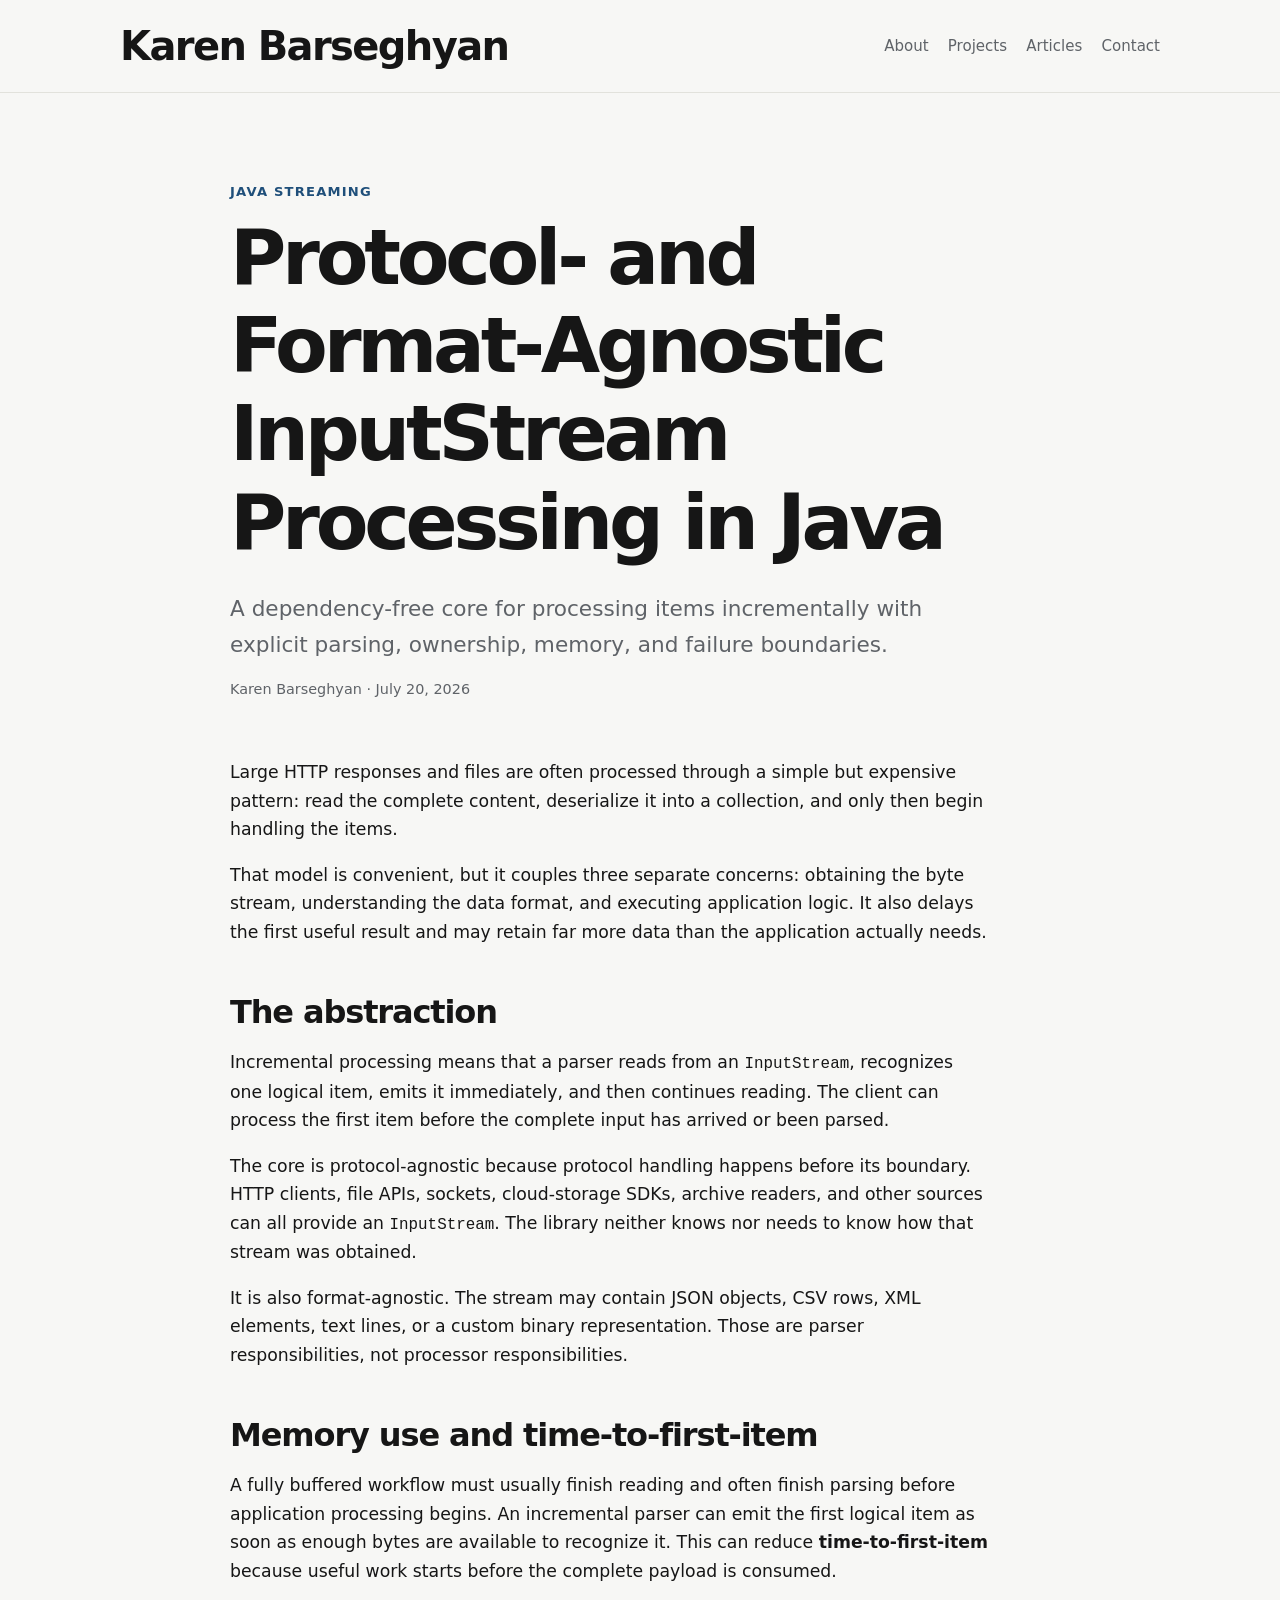
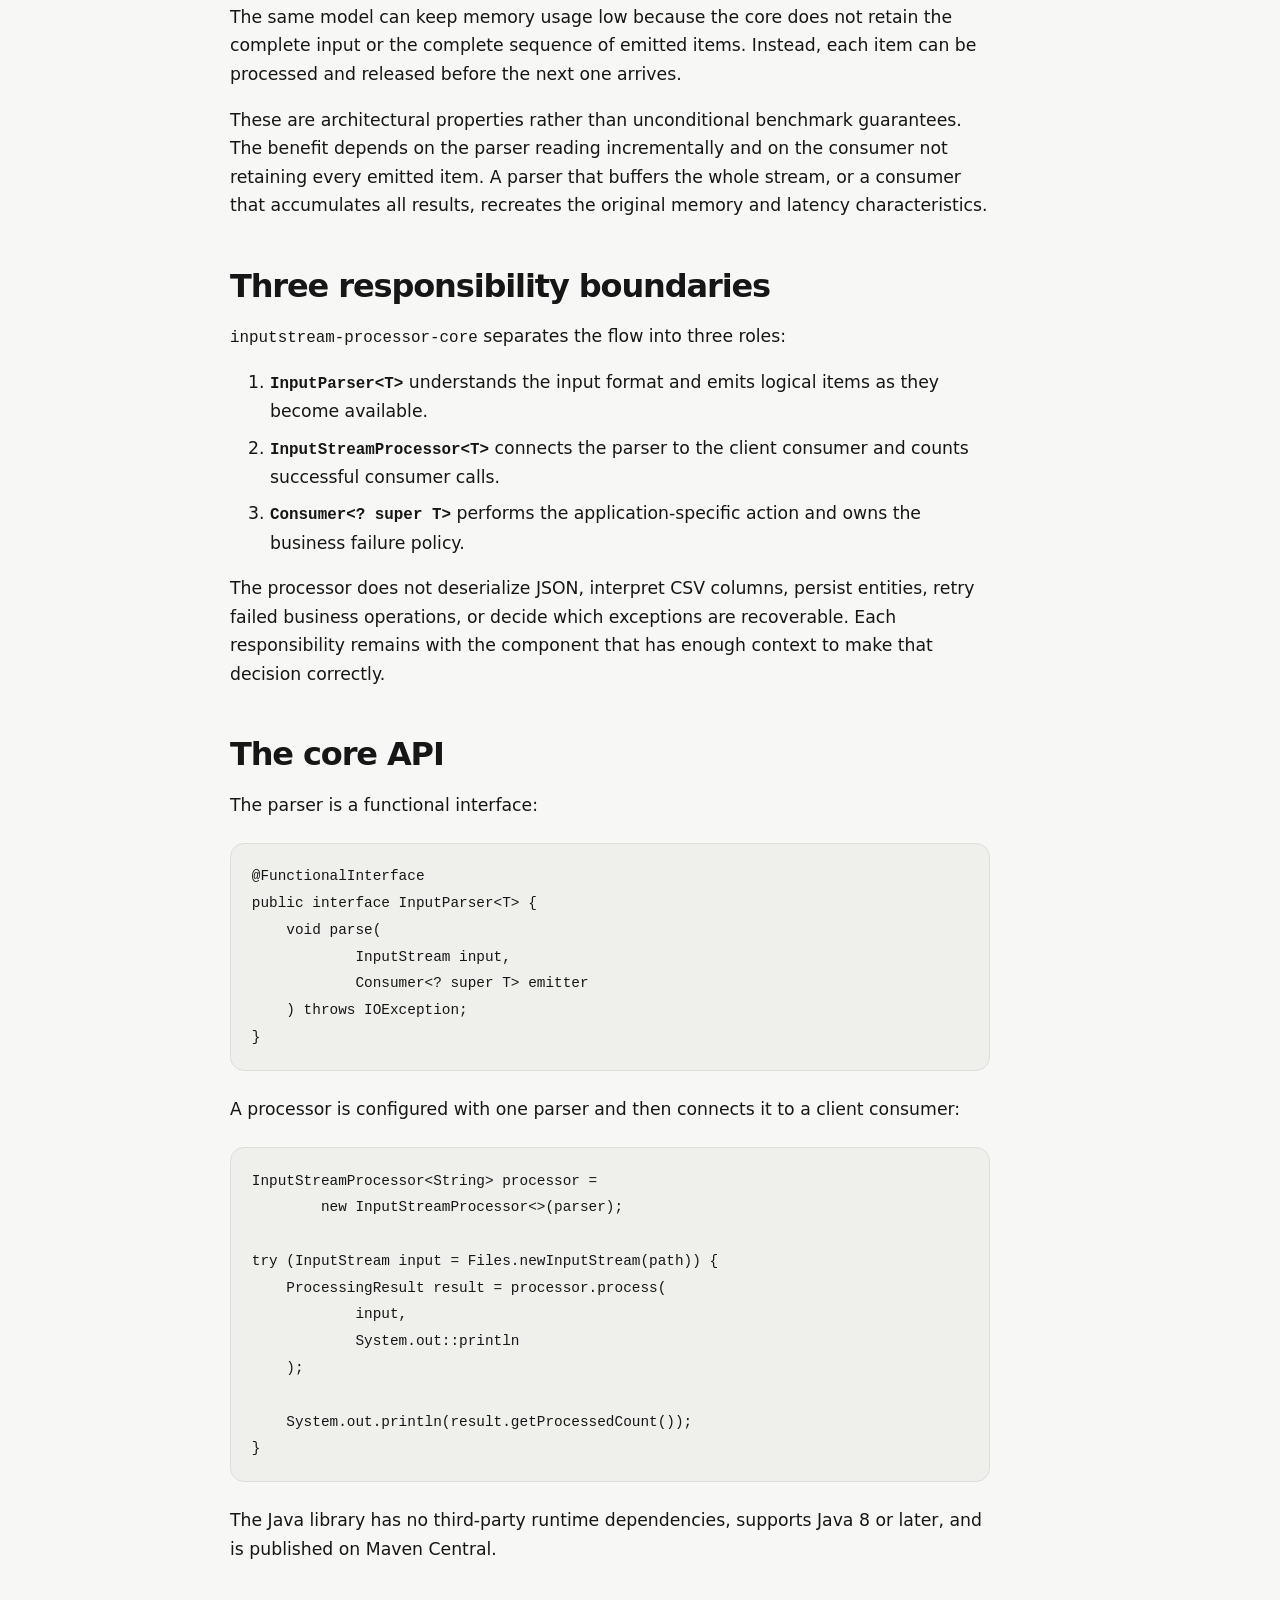
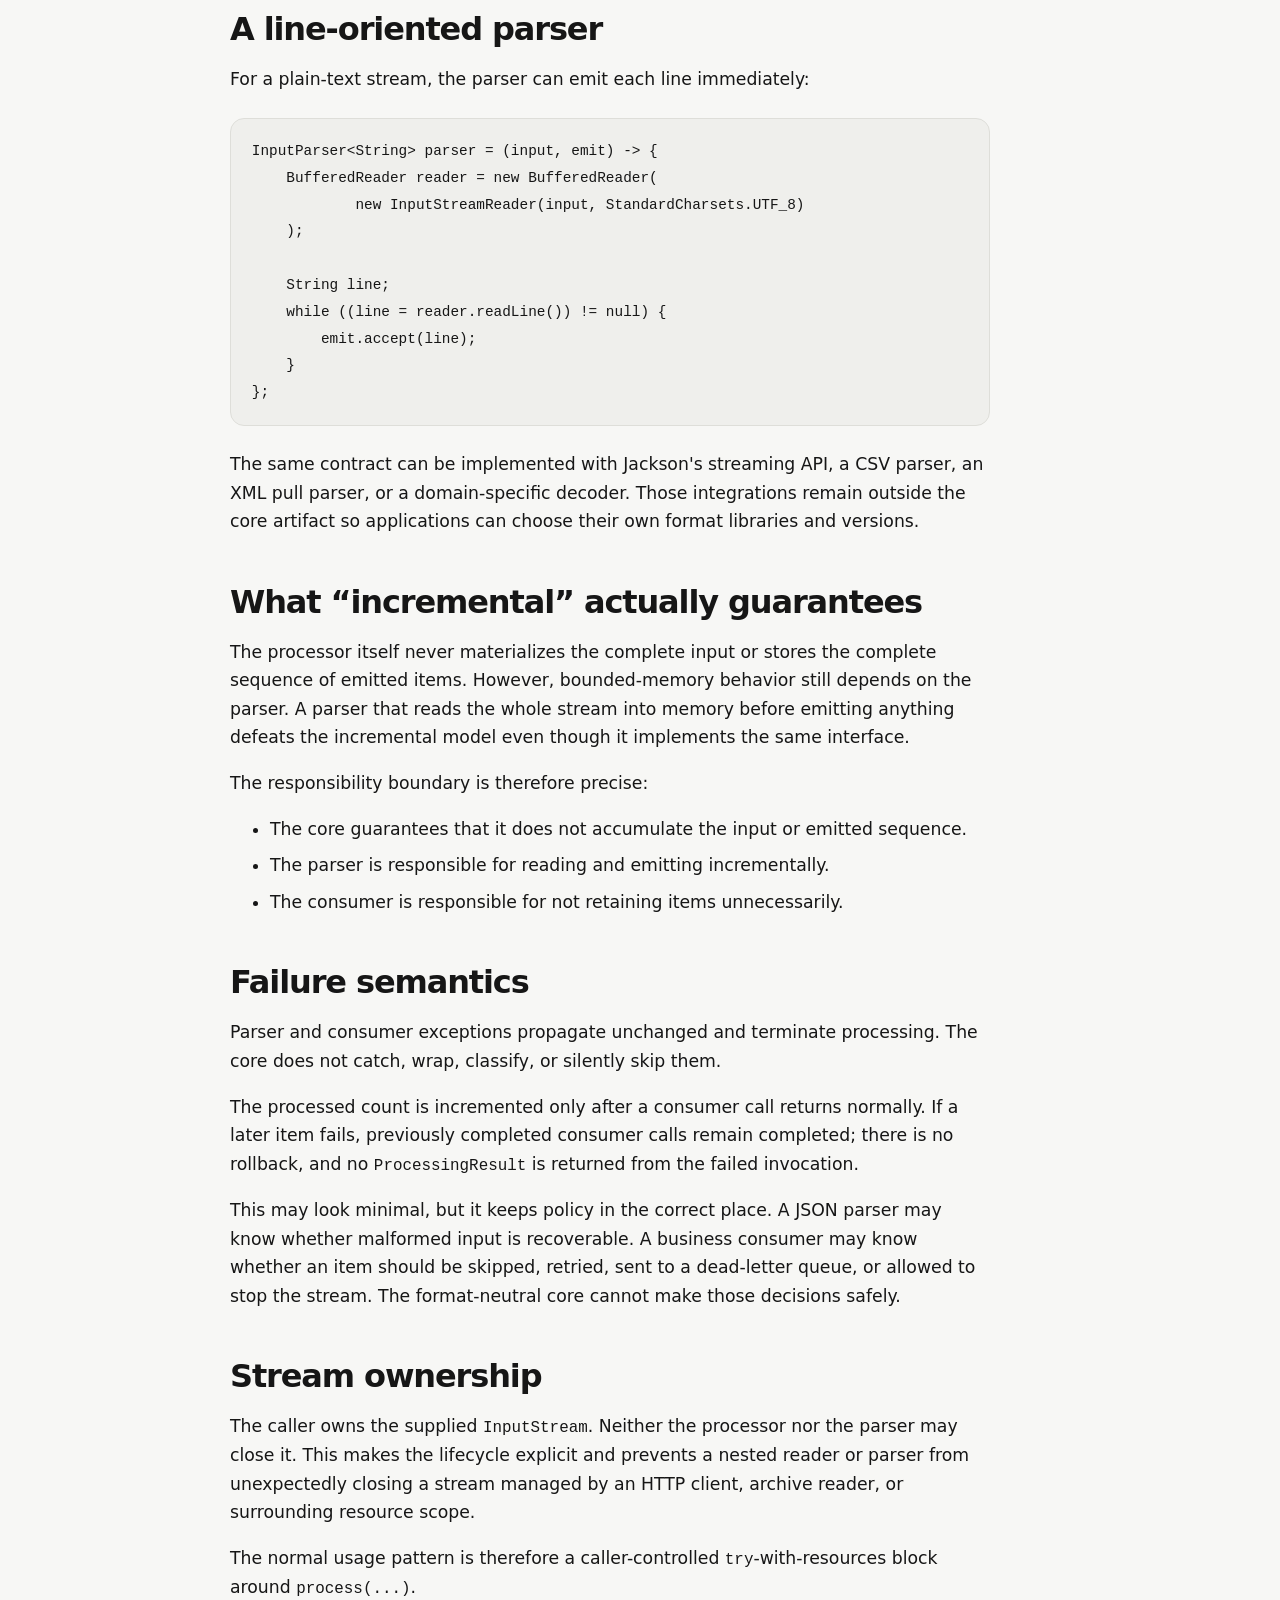
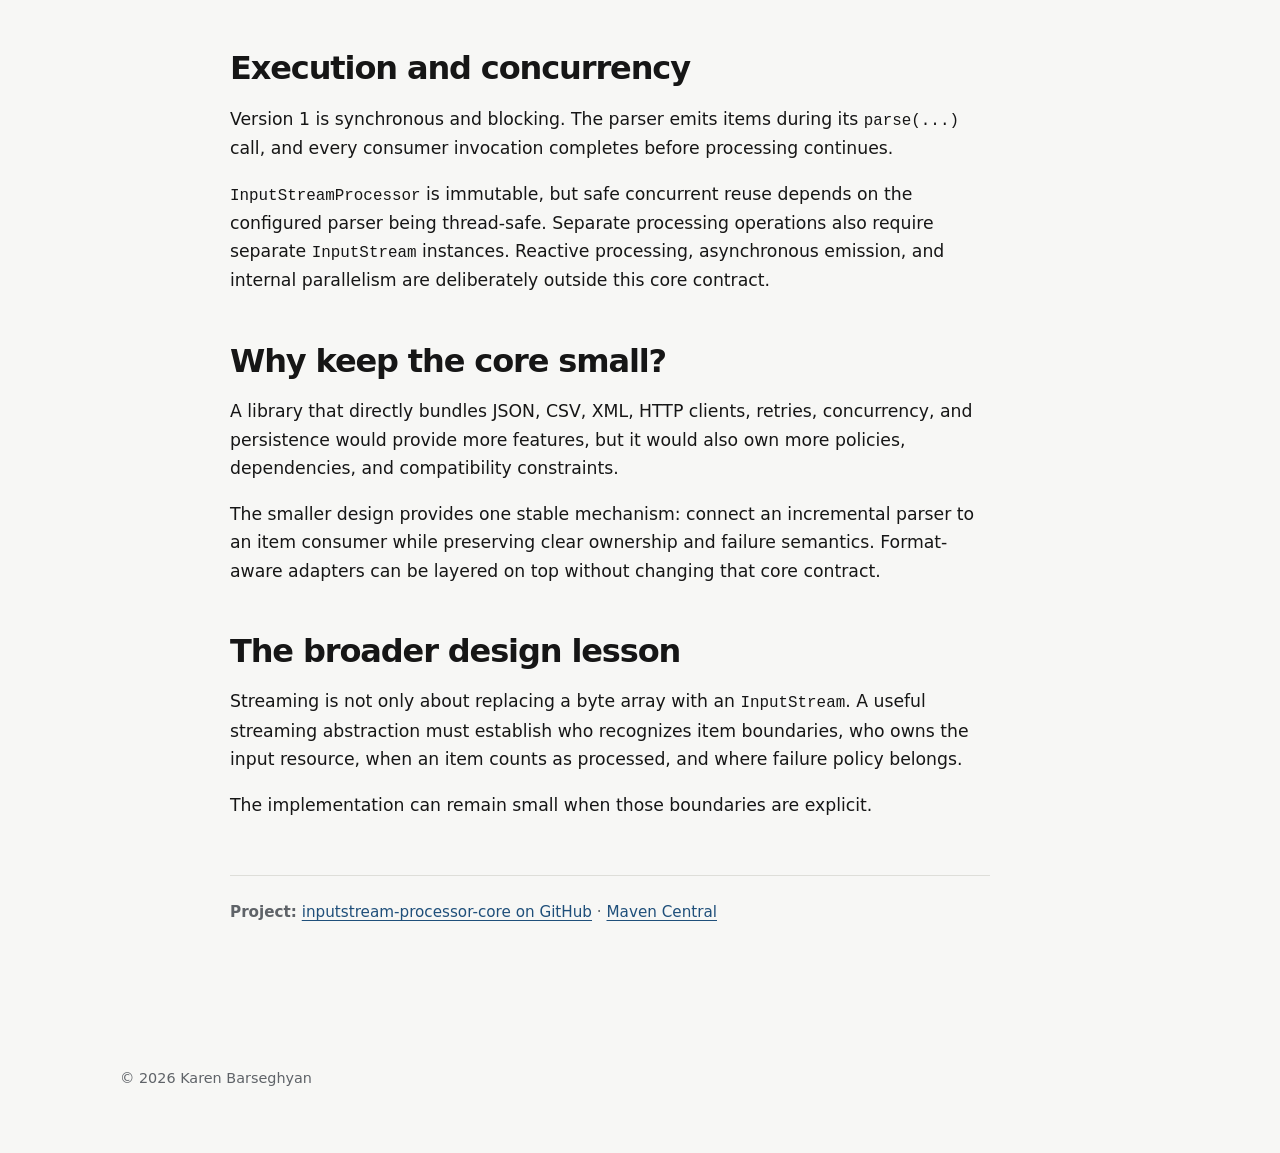
<file: articles/incremental-inputstream-processing.html>
<!doctype html>
<html lang="en">
<head>
  <meta charset="utf-8">
  <meta name="viewport" content="width=device-width, initial-scale=1">
  <title>Protocol- and Format-Agnostic InputStream Processing in Java — Karen Barseghyan</title>
  <meta name="description" content="How inputstream-processor-core enables protocol- and format-agnostic incremental Java InputStream processing with bounded-memory potential and lower time-to-first-item.">
  <meta name="author" content="Karen Barseghyan">
  <link rel="canonical" href="https://k-barseghyan.github.io/articles/incremental-inputstream-processing.html">
  <link rel="icon" href="/favicon.ico" sizes="any">
  <link rel="icon" type="image/png" sizes="32x32" href="/favicon-32x32.png">
  <link rel="icon" type="image/png" sizes="16x16" href="/favicon-16x16.png">
  <link rel="apple-touch-icon" sizes="180x180" href="/apple-touch-icon.png">
  <link rel="stylesheet" href="../styles.css">

  <meta property="og:type" content="article">
  <meta property="og:title" content="Protocol- and Format-Agnostic InputStream Processing in Java">
  <meta property="og:description" content="A dependency-free Java core for incremental processing with explicit parsing, ownership, memory, and failure boundaries.">
  <meta property="og:url" content="https://k-barseghyan.github.io/articles/incremental-inputstream-processing.html">

  <script type="application/ld+json">
  {
    "@context": "https://schema.org",
    "@type": "TechArticle",
    "headline": "Protocol- and Format-Agnostic InputStream Processing in Java",
    "description": "How inputstream-processor-core enables protocol- and format-agnostic incremental Java InputStream processing with bounded-memory potential and lower time-to-first-item.",
    "datePublished": "2026-07-20",
    "dateModified": "2026-07-20",
    "author": {
      "@type": "Person",
      "name": "Karen Barseghyan",
      "url": "https://k-barseghyan.github.io/"
    },
    "mainEntityOfPage": "https://k-barseghyan.github.io/articles/incremental-inputstream-processing.html",
    "keywords": [
      "Java",
      "Java library",
      "InputStream",
      "incremental processing",
      "streaming processing",
      "protocol agnostic",
      "format agnostic",
      "bounded memory",
      "memory efficient",
      "time to first item",
      "Maven Central",
      "inputstream-processor-core"
    ]
  }
  </script>
</head>
<body>
  <header class="site-header">
    <nav class="container nav" aria-label="Primary navigation">
      <a class="brand" href="../index.html">Karen Barseghyan</a>
      <div class="nav-links">
        <a href="../index.html#about">About</a>
        <a href="../index.html#projects">Projects</a>
        <a href="../index.html#articles">Articles</a>
        <a href="../index.html#contact">Contact</a>
      </div>
    </nav>
  </header>

  <main>
    <article class="article-page container">
      <header class="article-header">
        <p class="eyebrow">Java streaming</p>
        <h1>Protocol- and Format-Agnostic InputStream Processing in Java</h1>
        <p class="article-subtitle">
          A dependency-free core for processing items incrementally with explicit parsing, ownership, memory, and failure boundaries.
        </p>
        <p class="article-meta">Karen Barseghyan · July 20, 2026</p>
      </header>

      <div class="article-body">
        <p>
          Large HTTP responses and files are often processed through a simple but expensive pattern:
          read the complete content, deserialize it into a collection, and only then begin handling the items.
        </p>
        <p>
          That model is convenient, but it couples three separate concerns: obtaining the byte stream,
          understanding the data format, and executing application logic. It also delays the first useful result
          and may retain far more data than the application actually needs.
        </p>

        <h2>The abstraction</h2>
        <p>
          Incremental processing means that a parser reads from an <code>InputStream</code>, recognizes one logical item,
          emits it immediately, and then continues reading. The client can process the first item before the complete input
          has arrived or been parsed.
        </p>
        <p>
          The core is protocol-agnostic because protocol handling happens before its boundary. HTTP clients, file APIs,
          sockets, cloud-storage SDKs, archive readers, and other sources can all provide an <code>InputStream</code>.
          The library neither knows nor needs to know how that stream was obtained.
        </p>
        <p>
          It is also format-agnostic. The stream may contain JSON objects, CSV rows, XML elements, text lines,
          or a custom binary representation. Those are parser responsibilities, not processor responsibilities.
        </p>

        <h2>Memory use and time-to-first-item</h2>
        <p>
          A fully buffered workflow must usually finish reading and often finish parsing before application processing begins.
          An incremental parser can emit the first logical item as soon as enough bytes are available to recognize it.
          This can reduce <strong>time-to-first-item</strong> because useful work starts before the complete payload is consumed.
        </p>
        <p>
          The same model can keep memory usage low because the core does not retain the complete input or the complete sequence
          of emitted items. Instead, each item can be processed and released before the next one arrives.
        </p>
        <p>
          These are architectural properties rather than unconditional benchmark guarantees. The benefit depends on the parser
          reading incrementally and on the consumer not retaining every emitted item. A parser that buffers the whole stream,
          or a consumer that accumulates all results, recreates the original memory and latency characteristics.
        </p>

        <h2>Three responsibility boundaries</h2>
        <p>
          <code>inputstream-processor-core</code> separates the flow into three roles:
        </p>
        <ol>
          <li>
            <strong><code>InputParser&lt;T&gt;</code></strong> understands the input format and emits logical items as they become available.
          </li>
          <li>
            <strong><code>InputStreamProcessor&lt;T&gt;</code></strong> connects the parser to the client consumer and counts successful consumer calls.
          </li>
          <li>
            <strong><code>Consumer&lt;? super T&gt;</code></strong> performs the application-specific action and owns the business failure policy.
          </li>
        </ol>
        <p>
          The processor does not deserialize JSON, interpret CSV columns, persist entities, retry failed business operations,
          or decide which exceptions are recoverable. Each responsibility remains with the component that has enough context
          to make that decision correctly.
        </p>

        <h2>The core API</h2>
        <p>
          The parser is a functional interface:
        </p>

        <pre><code>@FunctionalInterface
public interface InputParser&lt;T&gt; {
    void parse(
            InputStream input,
            Consumer&lt;? super T&gt; emitter
    ) throws IOException;
}</code></pre>

        <p>
          A processor is configured with one parser and then connects it to a client consumer:
        </p>

        <pre><code>InputStreamProcessor&lt;String&gt; processor =
        new InputStreamProcessor&lt;&gt;(parser);

try (InputStream input = Files.newInputStream(path)) {
    ProcessingResult result = processor.process(
            input,
            System.out::println
    );

    System.out.println(result.getProcessedCount());
}</code></pre>

        <p>
          The Java library has no third-party runtime dependencies, supports Java 8 or later,
          and is published on Maven Central.
        </p>

        <h2>A line-oriented parser</h2>
        <p>
          For a plain-text stream, the parser can emit each line immediately:
        </p>

        <pre><code>InputParser&lt;String&gt; parser = (input, emit) -&gt; {
    BufferedReader reader = new BufferedReader(
            new InputStreamReader(input, StandardCharsets.UTF_8)
    );

    String line;
    while ((line = reader.readLine()) != null) {
        emit.accept(line);
    }
};</code></pre>

        <p>
          The same contract can be implemented with Jackson's streaming API, a CSV parser, an XML pull parser,
          or a domain-specific decoder. Those integrations remain outside the core artifact so applications can
          choose their own format libraries and versions.
        </p>

        <h2>What “incremental” actually guarantees</h2>
        <p>
          The processor itself never materializes the complete input or stores the complete sequence of emitted items.
          However, bounded-memory behavior still depends on the parser. A parser that reads the whole stream into memory
          before emitting anything defeats the incremental model even though it implements the same interface.
        </p>
        <p>
          The responsibility boundary is therefore precise:
        </p>
        <ul>
          <li>The core guarantees that it does not accumulate the input or emitted sequence.</li>
          <li>The parser is responsible for reading and emitting incrementally.</li>
          <li>The consumer is responsible for not retaining items unnecessarily.</li>
        </ul>

        <h2>Failure semantics</h2>
        <p>
          Parser and consumer exceptions propagate unchanged and terminate processing. The core does not catch, wrap,
          classify, or silently skip them.
        </p>
        <p>
          The processed count is incremented only after a consumer call returns normally. If a later item fails,
          previously completed consumer calls remain completed; there is no rollback, and no <code>ProcessingResult</code>
          is returned from the failed invocation.
        </p>
        <p>
          This may look minimal, but it keeps policy in the correct place. A JSON parser may know whether malformed input
          is recoverable. A business consumer may know whether an item should be skipped, retried, sent to a dead-letter queue,
          or allowed to stop the stream. The format-neutral core cannot make those decisions safely.
        </p>

        <h2>Stream ownership</h2>
        <p>
          The caller owns the supplied <code>InputStream</code>. Neither the processor nor the parser may close it.
          This makes the lifecycle explicit and prevents a nested reader or parser from unexpectedly closing a stream
          managed by an HTTP client, archive reader, or surrounding resource scope.
        </p>
        <p>
          The normal usage pattern is therefore a caller-controlled <code>try</code>-with-resources block around
          <code>process(...)</code>.
        </p>

        <h2>Execution and concurrency</h2>
        <p>
          Version 1 is synchronous and blocking. The parser emits items during its <code>parse(...)</code> call,
          and every consumer invocation completes before processing continues.
        </p>
        <p>
          <code>InputStreamProcessor</code> is immutable, but safe concurrent reuse depends on the configured parser
          being thread-safe. Separate processing operations also require separate <code>InputStream</code> instances.
          Reactive processing, asynchronous emission, and internal parallelism are deliberately outside this core contract.
        </p>

        <h2>Why keep the core small?</h2>
        <p>
          A library that directly bundles JSON, CSV, XML, HTTP clients, retries, concurrency, and persistence would provide
          more features, but it would also own more policies, dependencies, and compatibility constraints.
        </p>
        <p>
          The smaller design provides one stable mechanism: connect an incremental parser to an item consumer while preserving
          clear ownership and failure semantics. Format-aware adapters can be layered on top without changing that core contract.
        </p>

        <h2>The broader design lesson</h2>
        <p>
          Streaming is not only about replacing a byte array with an <code>InputStream</code>. A useful streaming abstraction
          must establish who recognizes item boundaries, who owns the input resource, when an item counts as processed,
          and where failure policy belongs.
        </p>
        <p>
          The implementation can remain small when those boundaries are explicit.
        </p>

        <p class="article-reference">
          <strong>Project:</strong>
          <a href="https://github.com/j-util/inputstream-processor-core">inputstream-processor-core on GitHub</a> ·
          <a href="https://central.sonatype.com/artifact/io.github.j-util/inputstream-processor-core">Maven Central</a>
        </p>

      </div>
    </article>
  </main>

  <footer class="container footer">
    <p>© <span id="year"></span> Karen Barseghyan</p>
  </footer>

  <script>
    document.getElementById("year").textContent = new Date().getFullYear();
  </script>
</body>
</html>
</file>
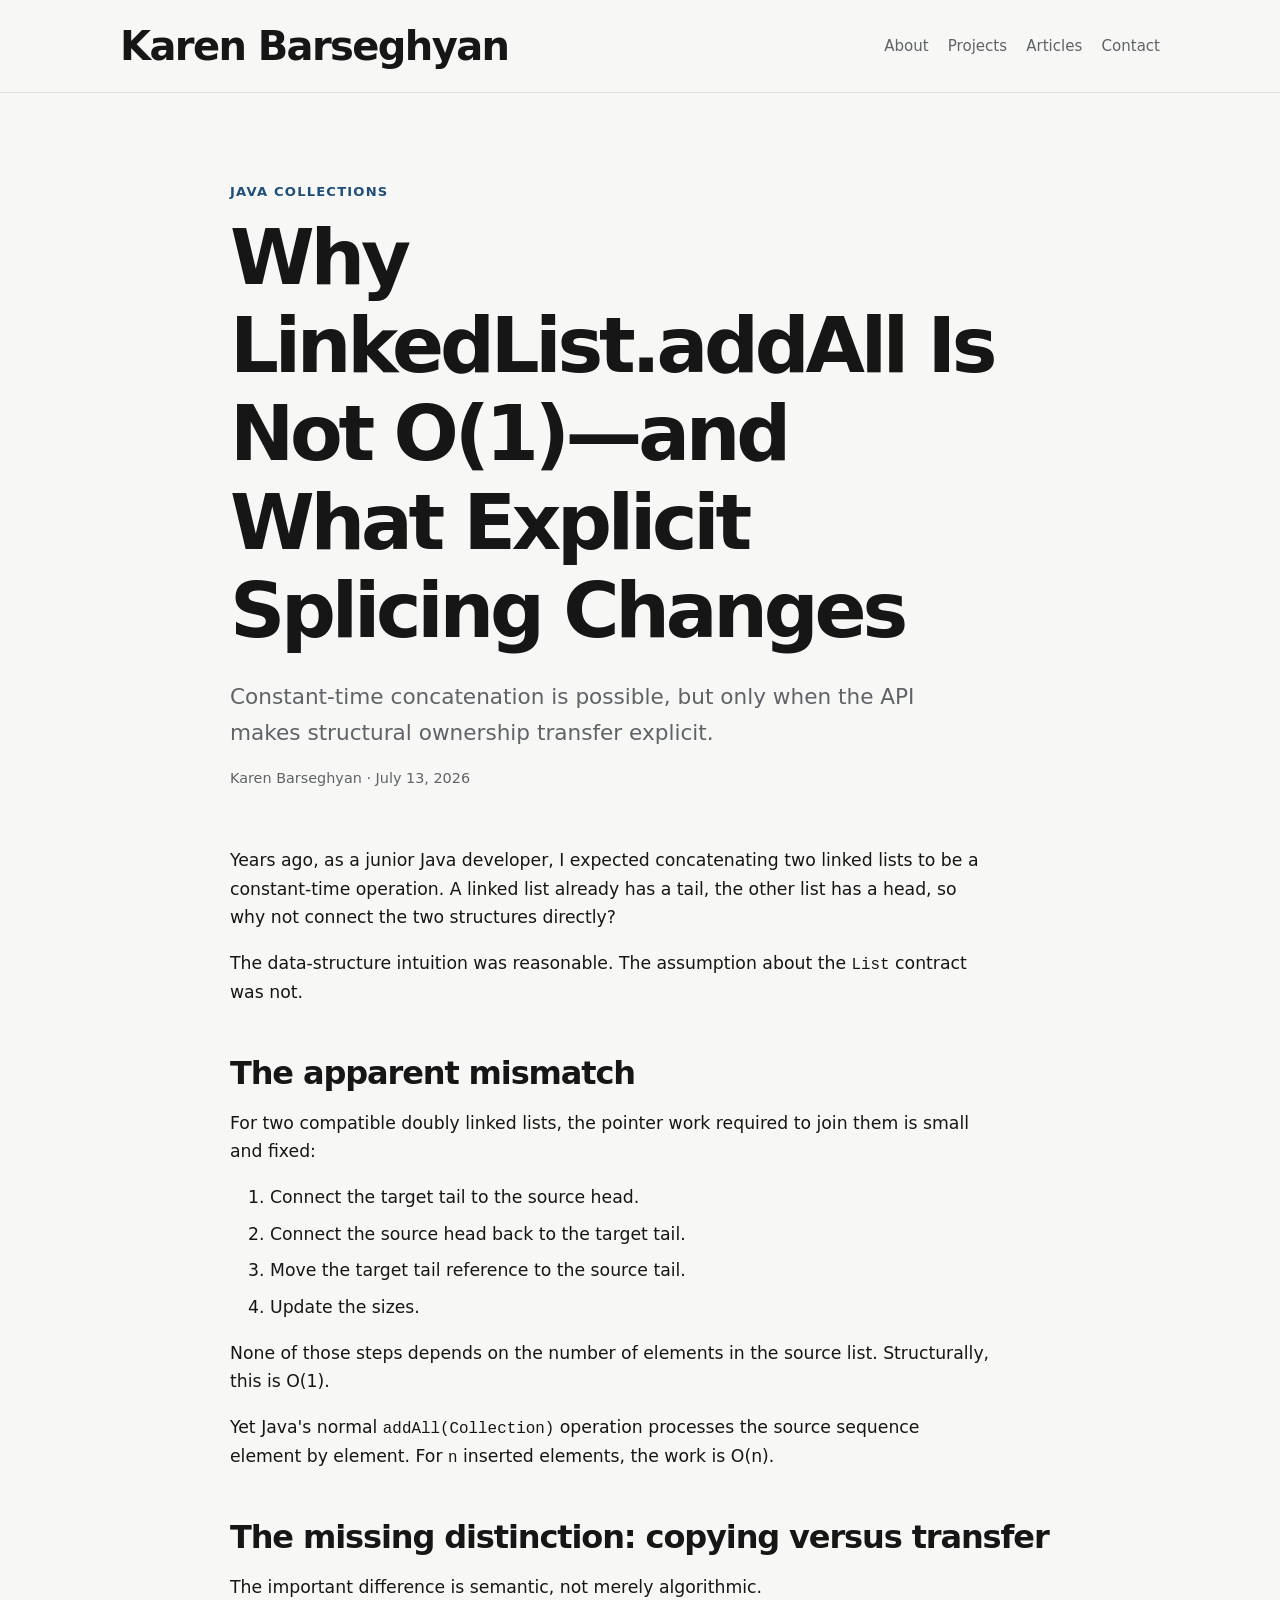
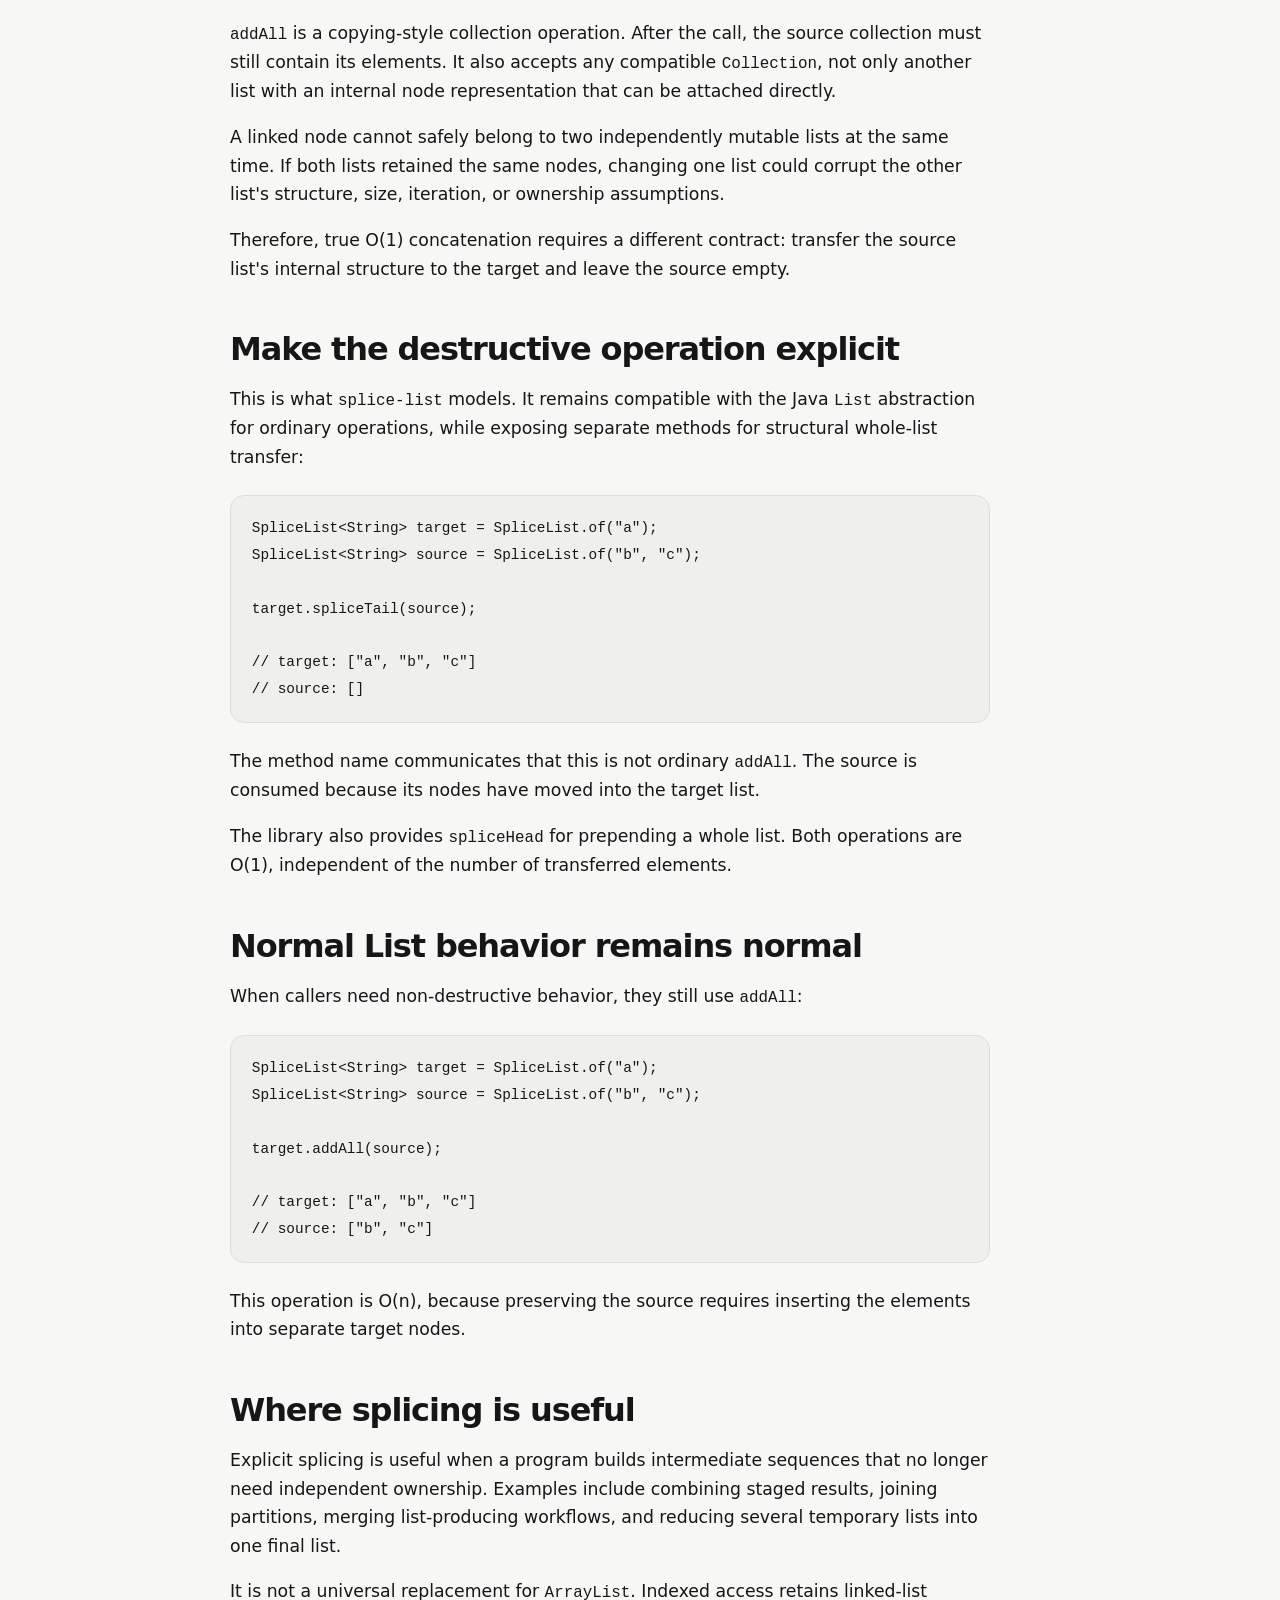
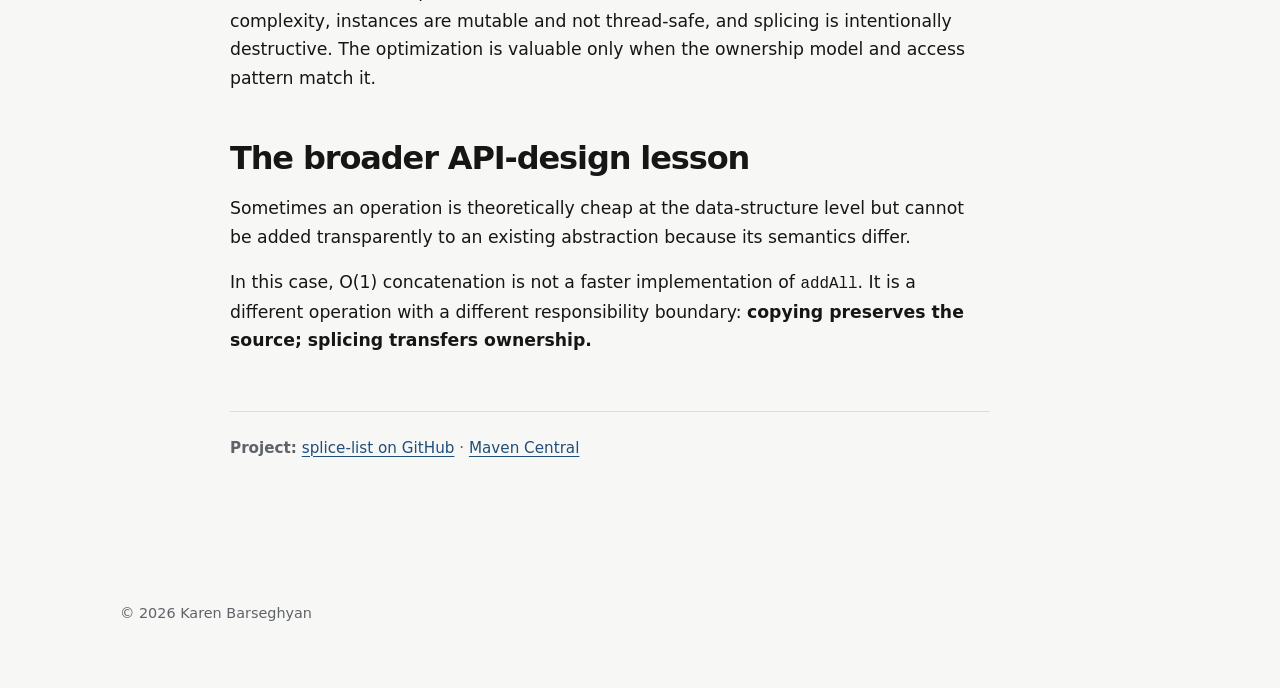
<file: articles/java-list-splicing.html>
<!doctype html>
<html lang="en">
<head>
  <meta charset="utf-8">
  <meta name="viewport" content="width=device-width, initial-scale=1">
  <title>Why LinkedList.addAll Is Not O(1) — Karen Barseghyan</title>
  <meta name="description" content="Why Java LinkedList.addAll copies elements, why constant-time concatenation requires destructive ownership transfer, and how splice-list exposes that operation explicitly.">
  <meta name="author" content="Karen Barseghyan">
  <link rel="canonical" href="https://k-barseghyan.github.io/articles/java-list-splicing.html">
  <link rel="icon" href="/favicon.ico" sizes="any">
  <link rel="icon" type="image/png" sizes="32x32" href="/favicon-32x32.png">
  <link rel="icon" type="image/png" sizes="16x16" href="/favicon-16x16.png">
  <link rel="apple-touch-icon" sizes="180x180" href="/apple-touch-icon.png">
  <link rel="stylesheet" href="../styles.css">

  <meta property="og:type" content="article">
  <meta property="og:title" content="Why LinkedList.addAll Is Not O(1)—and What Explicit Splicing Changes">
  <meta property="og:description" content="A Java collection design discussion about copying, structural transfer, ownership, and constant-time whole-list splicing.">
  <meta property="og:url" content="https://k-barseghyan.github.io/articles/java-list-splicing.html">

  <script type="application/ld+json">
  {
    "@context": "https://schema.org",
    "@type": "TechArticle",
    "headline": "Why LinkedList.addAll Is Not O(1)—and What Explicit Splicing Changes",
    "description": "Why Java LinkedList.addAll copies elements, why constant-time concatenation requires destructive ownership transfer, and how splice-list exposes that operation explicitly.",
    "datePublished": "2026-07-13",
    "dateModified": "2026-07-20",
    "author": {
      "@type": "Person",
      "name": "Karen Barseghyan",
      "url": "https://k-barseghyan.github.io/"
    },
    "mainEntityOfPage": "https://k-barseghyan.github.io/articles/java-list-splicing.html",
    "keywords": [
      "Java",
      "LinkedList",
      "List.addAll",
      "splice-list",
      "list splicing",
      "data structures",
      "algorithmic complexity"
    ]
  }
  </script>
</head>
<body>
  <header class="site-header">
    <nav class="container nav" aria-label="Primary navigation">
      <a class="brand" href="../index.html">Karen Barseghyan</a>
      <div class="nav-links">
        <a href="../index.html#about">About</a>
        <a href="../index.html#projects">Projects</a>
        <a href="../index.html#articles">Articles</a>
        <a href="../index.html#contact">Contact</a>
      </div>
    </nav>
  </header>

  <main>
    <article class="article-page container">
      <header class="article-header">
        <p class="eyebrow">Java collections</p>
        <h1>Why LinkedList.addAll Is Not O(1)—and What Explicit Splicing Changes</h1>
        <p class="article-subtitle">
          Constant-time concatenation is possible, but only when the API makes structural ownership transfer explicit.
        </p>
        <p class="article-meta">Karen Barseghyan · July 13, 2026</p>
      </header>

      <div class="article-body">
        <p>
          Years ago, as a junior Java developer, I expected concatenating two linked lists to be a constant-time operation.
          A linked list already has a tail, the other list has a head, so why not connect the two structures directly?
        </p>
        <p>
          The data-structure intuition was reasonable. The assumption about the <code>List</code> contract was not.
        </p>

        <h2>The apparent mismatch</h2>
        <p>
          For two compatible doubly linked lists, the pointer work required to join them is small and fixed:
        </p>
        <ol>
          <li>Connect the target tail to the source head.</li>
          <li>Connect the source head back to the target tail.</li>
          <li>Move the target tail reference to the source tail.</li>
          <li>Update the sizes.</li>
        </ol>
        <p>
          None of those steps depends on the number of elements in the source list. Structurally, this is O(1).
        </p>
        <p>
          Yet Java's normal <code>addAll(Collection)</code> operation processes the source sequence element by element.
          For <code>n</code> inserted elements, the work is O(n).
        </p>

        <h2>The missing distinction: copying versus transfer</h2>
        <p>
          The important difference is semantic, not merely algorithmic.
        </p>
        <p>
          <code>addAll</code> is a copying-style collection operation. After the call, the source collection must still contain
          its elements. It also accepts any compatible <code>Collection</code>, not only another list with an internal node
          representation that can be attached directly.
        </p>
        <p>
          A linked node cannot safely belong to two independently mutable lists at the same time. If both lists retained the
          same nodes, changing one list could corrupt the other list's structure, size, iteration, or ownership assumptions.
        </p>
        <p>
          Therefore, true O(1) concatenation requires a different contract: transfer the source list's internal structure to
          the target and leave the source empty.
        </p>

        <h2>Make the destructive operation explicit</h2>
        <p>
          This is what <code>splice-list</code> models. It remains compatible with the Java <code>List</code> abstraction for
          ordinary operations, while exposing separate methods for structural whole-list transfer:
        </p>

        <pre><code>SpliceList&lt;String&gt; target = SpliceList.of("a");
SpliceList&lt;String&gt; source = SpliceList.of("b", "c");

target.spliceTail(source);

// target: ["a", "b", "c"]
// source: []</code></pre>

        <p>
          The method name communicates that this is not ordinary <code>addAll</code>. The source is consumed because its nodes
          have moved into the target list.
        </p>
        <p>
          The library also provides <code>spliceHead</code> for prepending a whole list. Both operations are O(1), independent
          of the number of transferred elements.
        </p>

        <h2>Normal List behavior remains normal</h2>
        <p>
          When callers need non-destructive behavior, they still use <code>addAll</code>:
        </p>

        <pre><code>SpliceList&lt;String&gt; target = SpliceList.of("a");
SpliceList&lt;String&gt; source = SpliceList.of("b", "c");

target.addAll(source);

// target: ["a", "b", "c"]
// source: ["b", "c"]</code></pre>

        <p>
          This operation is O(n), because preserving the source requires inserting the elements into separate target nodes.
        </p>

        <h2>Where splicing is useful</h2>
        <p>
          Explicit splicing is useful when a program builds intermediate sequences that no longer need independent ownership.
          Examples include combining staged results, joining partitions, merging list-producing workflows, and reducing several
          temporary lists into one final list.
        </p>
        <p>
          It is not a universal replacement for <code>ArrayList</code>. Indexed access retains linked-list complexity, instances
          are mutable and not thread-safe, and splicing is intentionally destructive. The optimization is valuable only when
          the ownership model and access pattern match it.
        </p>

        <h2>The broader API-design lesson</h2>
        <p>
          Sometimes an operation is theoretically cheap at the data-structure level but cannot be added transparently to an
          existing abstraction because its semantics differ.
        </p>
        <p>
          In this case, O(1) concatenation is not a faster implementation of <code>addAll</code>. It is a different operation
          with a different responsibility boundary: <strong>copying preserves the source; splicing transfers ownership.</strong>
        </p>

        <p class="article-reference">
          <strong>Project:</strong>
          <a href="https://github.com/j-util/splice-list">splice-list on GitHub</a> ·
          <a href="https://central.sonatype.com/artifact/io.github.j-util/splice-list">Maven Central</a>
        </p>

      </div>
    </article>
  </main>

  <footer class="container footer">
    <p>© <span id="year"></span> Karen Barseghyan</p>
  </footer>

  <script>
    document.getElementById("year").textContent = new Date().getFullYear();
  </script>
</body>
</html>
</file>
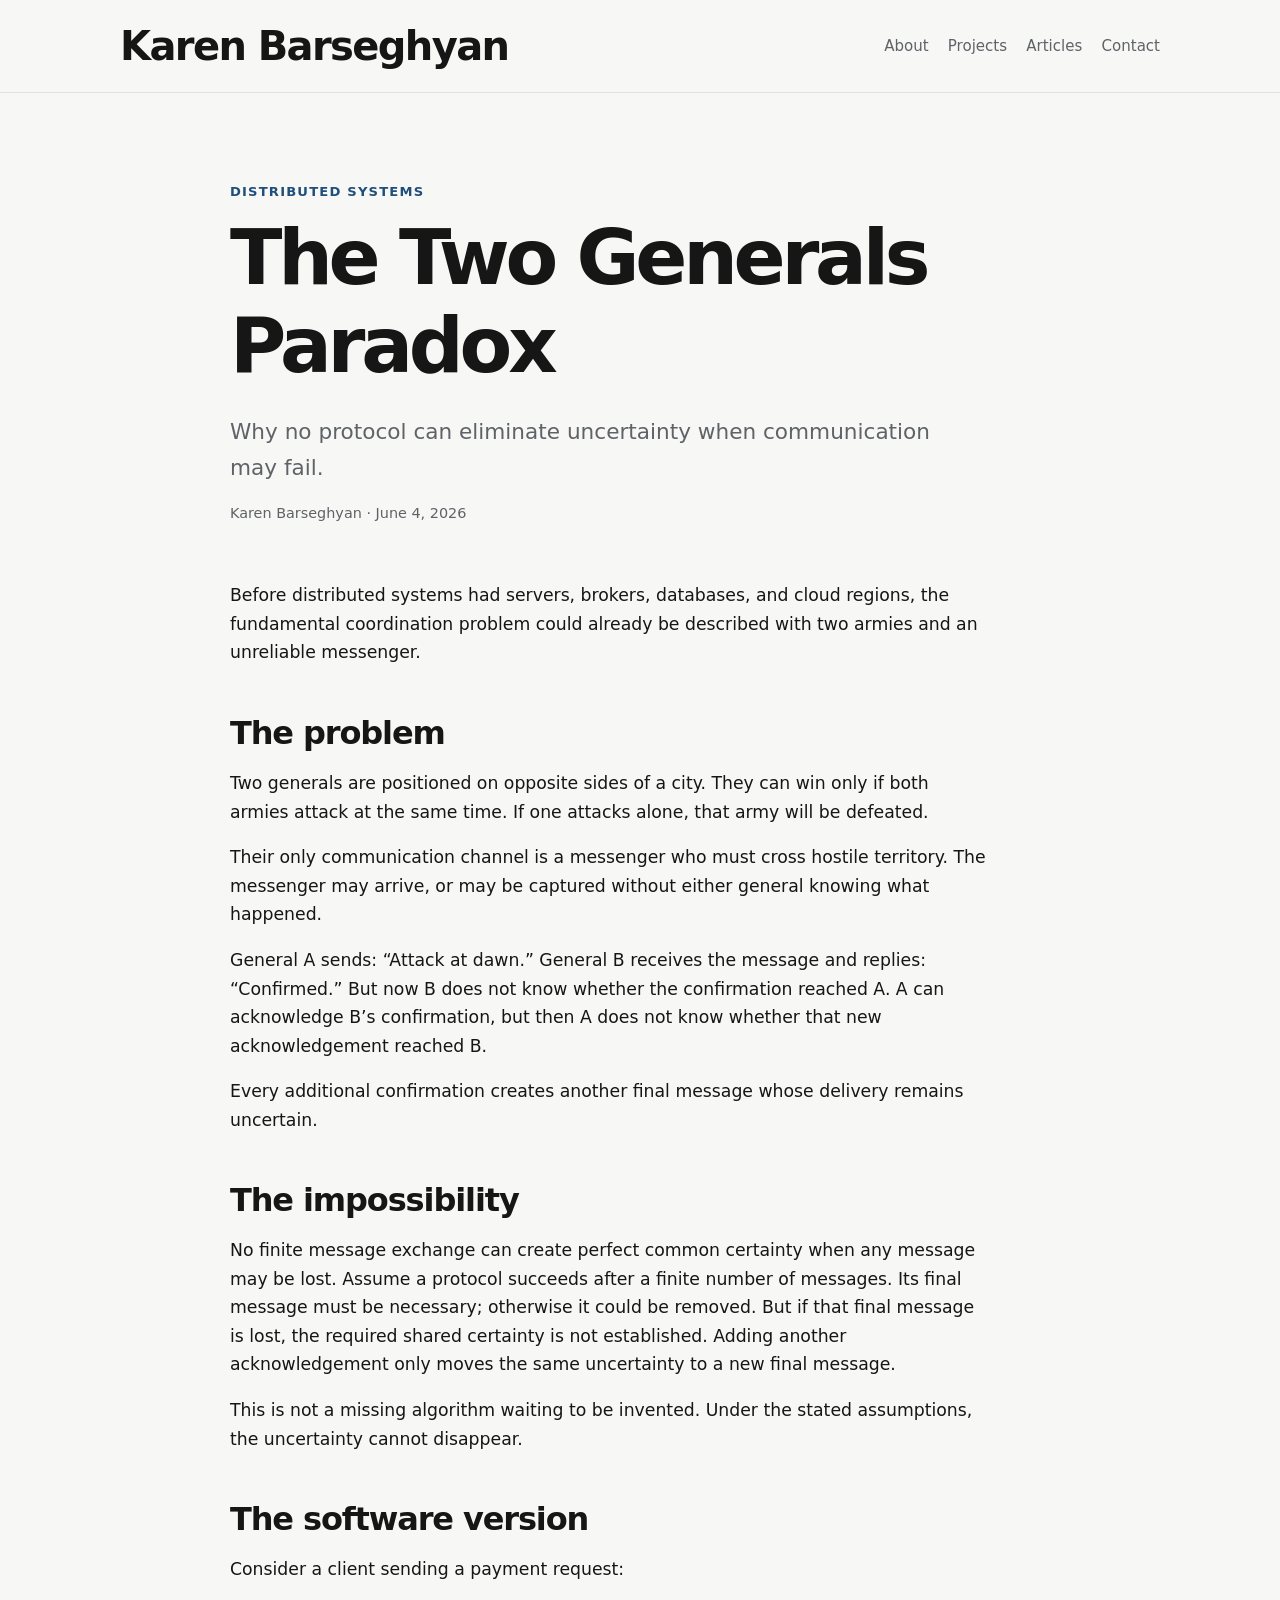
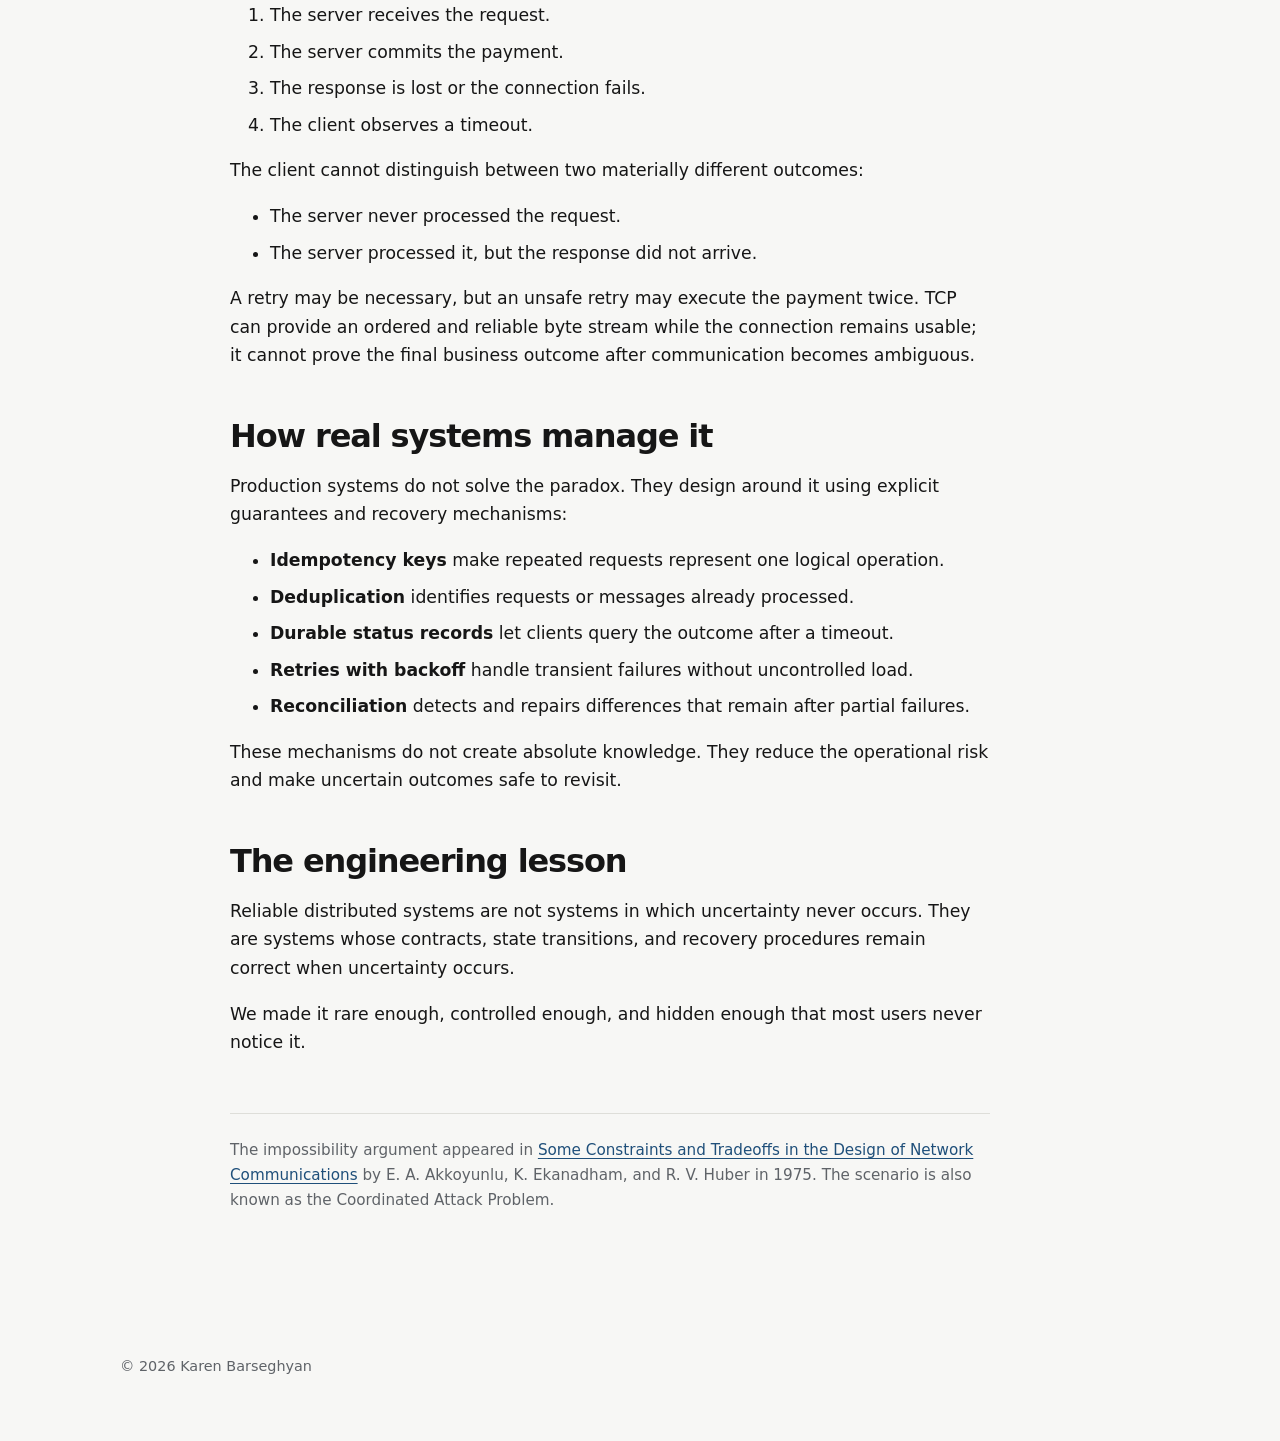
<file: articles/two-generals-paradox.html>
<!doctype html>
<html lang="en">
<head>
  <meta charset="utf-8">
  <meta name="viewport" content="width=device-width, initial-scale=1">
  <title>The Two Generals Paradox — Karen Barseghyan</title>
  <meta name="description" content="Why no finite exchange of acknowledgements can create perfect certainty over an unreliable network, and how distributed systems manage the resulting uncertainty.">
  <meta name="author" content="Karen Barseghyan">
  <link rel="canonical" href="https://k-barseghyan.github.io/articles/two-generals-paradox.html">
  <link rel="icon" href="/favicon.ico" sizes="any">
  <link rel="icon" type="image/png" sizes="32x32" href="/favicon-32x32.png">
  <link rel="icon" type="image/png" sizes="16x16" href="/favicon-16x16.png">
  <link rel="apple-touch-icon" sizes="180x180" href="/apple-touch-icon.png">
  <link rel="stylesheet" href="../styles.css">

  <meta property="og:type" content="article">
  <meta property="og:title" content="The Two Generals Paradox">
  <meta property="og:description" content="Why distributed systems cannot eliminate uncertainty over unreliable communication.">
  <meta property="og:url" content="https://k-barseghyan.github.io/articles/two-generals-paradox.html">

  <script type="application/ld+json">
  {
    "@context": "https://schema.org",
    "@type": "TechArticle",
    "headline": "The Two Generals Paradox",
    "description": "Why no finite exchange of acknowledgements can create perfect certainty over an unreliable network, and how distributed systems manage the resulting uncertainty.",
    "datePublished": "2026-06-04",
    "dateModified": "2026-07-20",
    "author": {
      "@type": "Person",
      "name": "Karen Barseghyan",
      "url": "https://k-barseghyan.github.io/"
    },
    "mainEntityOfPage": "https://k-barseghyan.github.io/articles/two-generals-paradox.html",
    "keywords": [
      "distributed systems",
      "Two Generals Problem",
      "Coordinated Attack Problem",
      "idempotency",
      "retries",
      "message delivery"
    ]
  }
  </script>
</head>
<body>
  <header class="site-header">
    <nav class="container nav" aria-label="Primary navigation">
      <a class="brand" href="../index.html">Karen Barseghyan</a>
      <div class="nav-links">
        <a href="../index.html#about">About</a>
        <a href="../index.html#projects">Projects</a>
        <a href="../index.html#articles">Articles</a>
        <a href="../index.html#contact">Contact</a>
      </div>
    </nav>
  </header>

  <main>
    <article class="article-page container">
      <header class="article-header">
        <p class="eyebrow">Distributed systems</p>
        <h1>The Two Generals Paradox</h1>
        <p class="article-subtitle">
          Why no protocol can eliminate uncertainty when communication may fail.
        </p>
        <p class="article-meta">Karen Barseghyan · June 4, 2026</p>
      </header>

      <div class="article-body">
        <p>
          Before distributed systems had servers, brokers, databases, and cloud regions,
          the fundamental coordination problem could already be described with two armies
          and an unreliable messenger.
        </p>

        <h2>The problem</h2>
        <p>
          Two generals are positioned on opposite sides of a city. They can win only if
          both armies attack at the same time. If one attacks alone, that army will be defeated.
        </p>
        <p>
          Their only communication channel is a messenger who must cross hostile territory.
          The messenger may arrive, or may be captured without either general knowing what happened.
        </p>
        <p>
          General A sends: “Attack at dawn.” General B receives the message and replies:
          “Confirmed.” But now B does not know whether the confirmation reached A.
          A can acknowledge B’s confirmation, but then A does not know whether that new
          acknowledgement reached B.
        </p>
        <p>
          Every additional confirmation creates another final message whose delivery remains uncertain.
        </p>

        <h2>The impossibility</h2>
        <p>
          No finite message exchange can create perfect common certainty when any message may be lost.
          Assume a protocol succeeds after a finite number of messages. Its final message must be necessary;
          otherwise it could be removed. But if that final message is lost, the required shared certainty is
          not established. Adding another acknowledgement only moves the same uncertainty to a new final message.
        </p>
        <p>
          This is not a missing algorithm waiting to be invented. Under the stated assumptions,
          the uncertainty cannot disappear.
        </p>

        <h2>The software version</h2>
        <p>
          Consider a client sending a payment request:
        </p>
        <ol>
          <li>The server receives the request.</li>
          <li>The server commits the payment.</li>
          <li>The response is lost or the connection fails.</li>
          <li>The client observes a timeout.</li>
        </ol>
        <p>
          The client cannot distinguish between two materially different outcomes:
        </p>
        <ul>
          <li>The server never processed the request.</li>
          <li>The server processed it, but the response did not arrive.</li>
        </ul>
        <p>
          A retry may be necessary, but an unsafe retry may execute the payment twice.
          TCP can provide an ordered and reliable byte stream while the connection remains usable;
          it cannot prove the final business outcome after communication becomes ambiguous.
        </p>

        <h2>How real systems manage it</h2>
        <p>
          Production systems do not solve the paradox. They design around it using explicit guarantees
          and recovery mechanisms:
        </p>
        <ul>
          <li><strong>Idempotency keys</strong> make repeated requests represent one logical operation.</li>
          <li><strong>Deduplication</strong> identifies requests or messages already processed.</li>
          <li><strong>Durable status records</strong> let clients query the outcome after a timeout.</li>
          <li><strong>Retries with backoff</strong> handle transient failures without uncontrolled load.</li>
          <li><strong>Reconciliation</strong> detects and repairs differences that remain after partial failures.</li>
        </ul>
        <p>
          These mechanisms do not create absolute knowledge. They reduce the operational risk and make
          uncertain outcomes safe to revisit.
        </p>

        <h2>The engineering lesson</h2>
        <p>
          Reliable distributed systems are not systems in which uncertainty never occurs. They are systems
          whose contracts, state transitions, and recovery procedures remain correct when uncertainty occurs.
        </p>
        <p>
          We made it rare enough, controlled enough, and hidden enough that most users never notice it.
        </p>

        <p class="article-reference">
          The impossibility argument appeared in
          <a href="https://doi.org/10.1145/800213.806523">Some Constraints and Tradeoffs in the Design of Network Communications</a>
          by E. A. Akkoyunlu, K. Ekanadham, and R. V. Huber in 1975. The scenario is also known as the
          Coordinated Attack Problem.
        </p>

      </div>
    </article>
  </main>

  <footer class="container footer">
    <p>© <span id="year"></span> Karen Barseghyan</p>
  </footer>

  <script>
    document.getElementById("year").textContent = new Date().getFullYear();
  </script>
</body>
</html>
</file>
<file: styles.css>
:root {
  --background: #f7f7f5;
  --surface: #ffffff;
  --text: #161616;
  --muted: #5f6368;
  --border: #deded9;
  --accent: #1f4f7a;
  --max-width: 1040px;
}

* { box-sizing: border-box; }
html { scroll-behavior: smooth; }

body {
  margin: 0;
  background: var(--background);
  color: var(--text);
  font-family: Inter, ui-sans-serif, system-ui, -apple-system, BlinkMacSystemFont, "Segoe UI", sans-serif;
  line-height: 1.65;
}

a {
  color: var(--accent);
  text-decoration-thickness: 1px;
  text-underline-offset: 3px;
}

.container {
  width: min(calc(100% - 2rem), var(--max-width));
  margin-inline: auto;
}

.site-header {
  position: sticky;
  top: 0;
  z-index: 10;
  border-bottom: 1px solid rgba(222, 222, 217, 0.85);
  background: rgba(247, 247, 245, 0.92);
  backdrop-filter: blur(12px);
}

.nav {
  display: flex;
  min-height: 92px;
  align-items: center;
  justify-content: space-between;
  gap: 1.25rem;
}

.brand {
  color: var(--text);
  font-size: clamp(1.9rem, 3.5vw, 2.5rem);
  font-weight: 850;
  letter-spacing: -0.04em;
  line-height: 1;
  text-decoration: none;
}

.nav-links {
  display: flex;
  flex-wrap: wrap;
  gap: 1.2rem;
}

.nav-links a {
  color: var(--muted);
  font-size: 0.94rem;
  text-decoration: none;
}


.profile-sidebar {
  position: fixed;
  top: 50%;
  left: 1.25rem;
  z-index: 9;
  display: flex;
  flex-direction: column;
  gap: 0.65rem;
  transform: translateY(-50%);
}

.hero { padding-block: 2rem 5rem; }

.hero-photo {
  display: block;
  width: min(100%, 240px);
  height: auto;
  margin: 0 0 2.25rem;
  border-radius: 18px;
  box-shadow: 0 12px 34px rgba(22, 22, 22, 0.14);
}

.eyebrow {
  margin: 0 0 0.7rem;
  color: var(--accent);
  font-size: 0.82rem;
  font-weight: 750;
  letter-spacing: 0.09em;
  text-transform: uppercase;
}

h1, h2, h3 { line-height: 1.15; }

h1 {
  max-width: 900px;
  margin: 0;
  font-size: clamp(2.5rem, 7vw, 5.6rem);
  letter-spacing: -0.055em;
}

h2 {
  margin: 0 0 1.4rem;
  font-size: clamp(1.8rem, 4vw, 2.7rem);
  letter-spacing: -0.035em;
}

h3 {
  margin: 0 0 0.8rem;
  font-size: 1.25rem;
}

.lead {
  max-width: 760px;
  margin: 2rem 0 0;
  color: var(--muted);
  font-size: clamp(1.08rem, 2vw, 1.3rem);
}

.actions {
  display: flex;
  flex-wrap: wrap;
  gap: 0.75rem;
  margin-top: 2.25rem;
}

.button {
  display: inline-block;
  border: 1px solid var(--border);
  border-radius: 999px;
  padding: 0.67rem 1rem;
  background: var(--surface);
  color: var(--text);
  font-weight: 650;
  text-decoration: none;
}

.button.primary {
  border-color: var(--accent);
  background: var(--accent);
  color: white;
}

.section {
  padding-block: 4.5rem;
  border-top: 1px solid var(--border);
}

.section > p {
  max-width: 780px;
  color: var(--muted);
  font-size: 1.05rem;
}

.journey-intro {
  max-width: 820px !important;
  font-size: clamp(1.08rem, 2vw, 1.25rem) !important;
}

.journey-body { max-width: 820px; }

.journey-chapter { margin-top: 3.25rem; }

.journey-chapter:first-child { margin-top: 2.5rem; }

.journey-chapter h3 {
  margin-bottom: 1rem;
  font-size: clamp(1.35rem, 2.5vw, 1.65rem);
  letter-spacing: -0.02em;
}

.journey-chapter p {
  color: var(--text);
  font-size: 1.04rem;
}

.journey-chapter p + p { margin-top: 1.1rem; }

.journey-highlight {
  margin-block: 1.5rem;
  padding: 1.25rem 1.4rem;
  border: 1px solid var(--border);
  border-left: 4px solid var(--accent);
  border-radius: 0 14px 14px 0;
  background: var(--surface);
}

.grid {
  display: grid;
  grid-template-columns: repeat(2, minmax(0, 1fr));
  gap: 1rem;
}

.project-group:not(:last-child) { padding-bottom: 4rem; }

.project-group-title {
  margin-bottom: 1rem;
  font-size: clamp(1.3rem, 2.5vw, 1.55rem);
  letter-spacing: -0.02em;
}

.card h4 {
  margin: 0 0 0.8rem;
  font-size: 1.25rem;
  line-height: 1.15;
}

.card {
  min-height: 230px;
  padding: 1.5rem;
  border: 1px solid var(--border);
  border-radius: 18px;
  background: var(--surface);
}

.card p { color: var(--muted); }

.card-with-icon-links {
  display: flex;
  flex-direction: column;
}

.card-links {
  display: flex;
  gap: 1rem;
  margin-top: 1.2rem;
  font-weight: 650;
}

.card-links-icons {
  gap: 0.65rem;
  margin-top: auto;
  padding-top: 1.2rem;
}

.card-icon-link {
  display: inline-flex;
  width: 40px;
  height: 40px;
  align-items: center;
  justify-content: center;
  border: 1px solid var(--border);
  border-radius: 10px;
  background: var(--surface);
  text-decoration: none;
  transition: border-color 160ms ease, transform 160ms ease;
}

.card-icon-link:hover {
  border-color: var(--accent);
  transform: translateY(-1px);
}

.card-icon-link:focus-visible {
  outline: 3px solid rgba(31, 79, 122, 0.25);
  outline-offset: 3px;
}

.card-link-icon {
  display: block;
  width: 24px;
  height: 24px;
  flex: 0 0 24px;
  object-fit: contain;
}

.devto-mark {
  display: inline-flex;
  width: 24px;
  height: 24px;
  flex: 0 0 24px;
  align-items: center;
  justify-content: center;
  border-radius: 4px;
  background: #0a0a0a;
  color: #ffffff;
  font-size: 0.52rem;
  font-weight: 850;
  letter-spacing: -0.04em;
  line-height: 1;
}

.article-list {
  max-width: 780px;
  padding-left: 1.25rem;
}

.article-list li { margin-bottom: 0.65rem; }

.writing-card {
  max-width: 780px;
  margin-top: 2rem;
  padding: 1.6rem;
  border: 1px solid var(--border);
  border-radius: 18px;
  background: var(--surface);
}

.writing-card h3 a {
  color: var(--text);
  text-decoration: none;
}

.writing-card p:not(.article-meta) { color: var(--muted); }

.article-meta {
  margin: 0 0 0.65rem;
  color: var(--muted);
  font-size: 0.9rem;
}

.read-more { font-weight: 700; }

.article-page {
  width: min(calc(100% - 2rem), 820px);
  padding-block: 5.5rem;
}

.article-header { margin-bottom: 3.5rem; }

.article-header h1 {
  max-width: 780px;
  font-size: clamp(2.6rem, 7vw, 4.8rem);
}

.article-subtitle {
  max-width: 720px;
  margin: 1.5rem 0 1rem;
  color: var(--muted);
  font-size: clamp(1.1rem, 2.5vw, 1.35rem);
}

.article-body { font-size: 1.08rem; }

.article-body h2 {
  margin-top: 3rem;
  margin-bottom: 1rem;
  font-size: clamp(1.55rem, 3vw, 2rem);
}

.article-body p,
.article-body ul,
.article-body ol { max-width: 760px; }

.article-body li { margin-bottom: 0.5rem; }

.article-reference {
  margin-top: 3.5rem;
  padding-top: 1.5rem;
  border-top: 1px solid var(--border);
  color: var(--muted);
  font-size: 0.95rem;
}

.article-origin {
  margin-top: 2rem;
  font-weight: 700;
}

.contact { padding-bottom: 5rem; }

.contact-links {
  display: grid;
  grid-template-columns: repeat(auto-fit, minmax(280px, 1fr));
  gap: 0.8rem;
  margin-top: 1.5rem;
}

.contact-link {
  display: flex;
  align-items: center;
  gap: 0.7rem;
  min-width: 0;
  padding: 0.55rem 0.9rem;
  border: 1px solid var(--border);
  border-radius: 14px;
  background: var(--surface);
  color: var(--text);
  text-decoration: none;
  transition: border-color 160ms ease, transform 160ms ease;
}

.contact-link:hover {
  border-color: var(--accent);
  transform: translateY(-2px);
}

.contact-link:focus-visible {
  outline: 3px solid rgba(31, 79, 122, 0.25);
  outline-offset: 3px;
}

.contact-icon {
  width: 24px;
  height: 24px;
  flex: 0 0 24px;
  fill: var(--accent);
}

.contact-icon-email,
.contact-icon-linkedin {
  width: 38px;
  height: 38px;
  flex-basis: 38px;
}

.contact-icon-devto {
  width: 38px;
  height: 38px;
  flex-basis: 38px;
  border-radius: 6px;
  font-size: 0.72rem;
}

.contact-link span {
  min-width: 0;
  line-height: 1.35;
}
.contact-link strong,
.contact-link small { display: block; }
.contact-link strong { font-size: 0.95rem; }

.contact-link small {
  overflow-wrap: anywhere;
  color: var(--muted);
  font-size: 0.82rem;
}

.footer {
  padding-block: 1.5rem 3rem;
  color: var(--muted);
  font-size: 0.9rem;
}

code {
  font-family: "SFMono-Regular", Consolas, "Liberation Mono", monospace;
  font-size: 0.92em;
}

pre {
  max-width: 760px;
  overflow-x: auto;
  margin: 1.5rem 0;
  padding: 1.2rem 1.3rem;
  border: 1px solid var(--border);
  border-radius: 14px;
  background: #efefec;
  line-height: 1.55;
}

pre code { font-size: 0.9rem; }

@media (max-width: 1180px) {
  body { padding-bottom: 4.5rem; }

  .profile-sidebar {
    top: auto;
    bottom: 0.75rem;
    left: 50%;
    flex-direction: row;
    padding: 0.45rem;
    border: 1px solid rgba(222, 222, 217, 0.9);
    border-radius: 14px;
    background: rgba(247, 247, 245, 0.94);
    box-shadow: 0 6px 24px rgba(22, 22, 22, 0.1);
    backdrop-filter: blur(12px);
    transform: translateX(-50%);
  }
}

@media (max-width: 720px) {
  .devto-sidebar-link { display: none; }

  .nav {
    min-height: auto;
    align-items: flex-start;
    flex-direction: column;
    padding-block: 1rem;
  }

  .brand { font-size: 2rem; }
  .nav-links { gap: 0.85rem; }
  .hero { padding-block: 2rem 3.5rem; }
  .grid { grid-template-columns: 1fr; }
  .article-page { padding-block: 3.5rem; }
  .contact-links { grid-template-columns: 1fr; }
}
</file>
